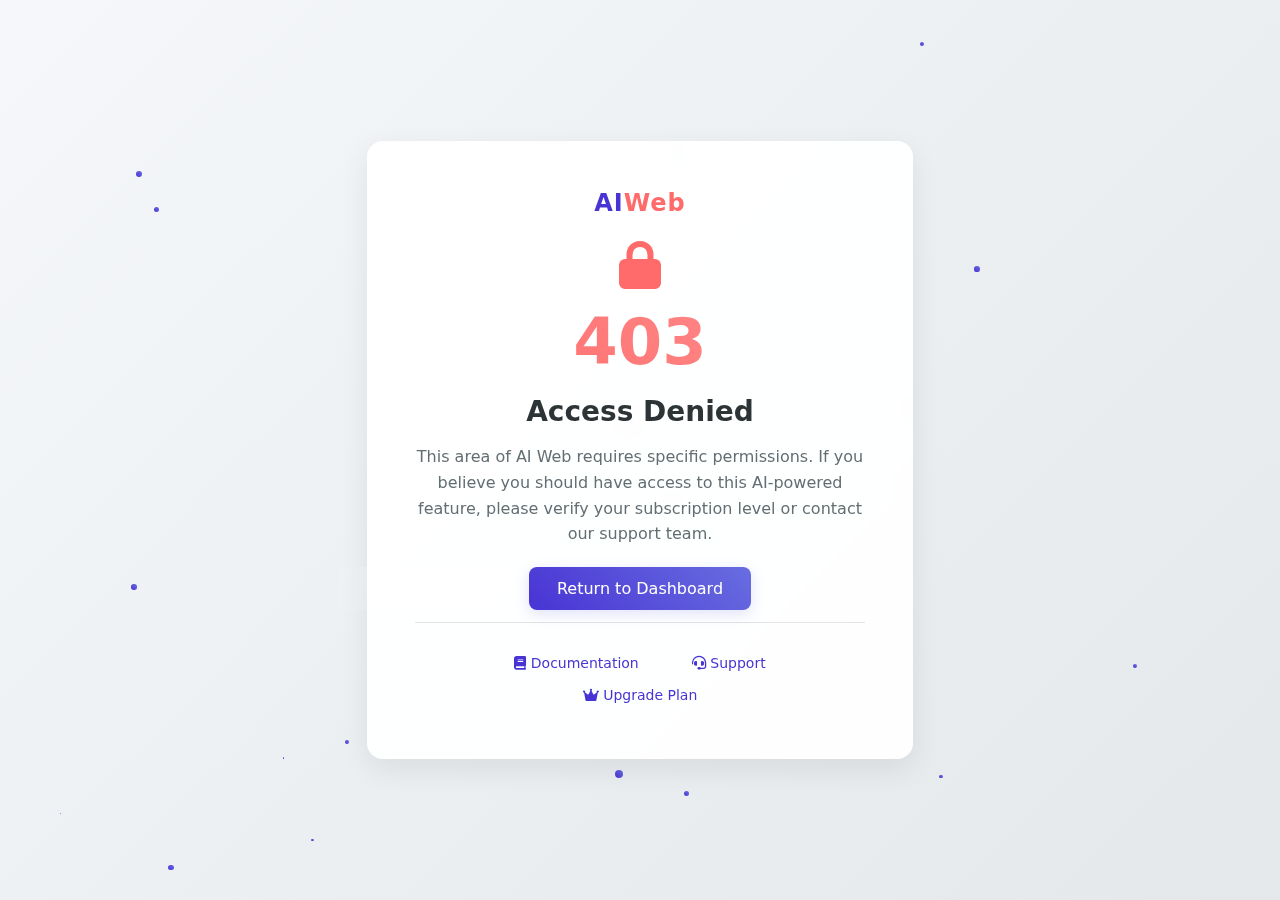
<file: templates/errors/forbidden-403.html>
<!DOCTYPE html>
<html lang="en">
<head>
    <meta charset="UTF-8">
    <meta name="viewport" content="width=device-width, initial-scale=1.0">
    <title>403 Forbidden</title>
    <link rel="stylesheet" href="https://cdnjs.cloudflare.com/ajax/libs/font-awesome/6.0.0/css/all.min.css">
    <style>
        body {
            font-family: 'Segoe UI', system-ui, -apple-system, sans-serif;
            background: linear-gradient(135deg, #f5f7fa 0%, #e4e8eb 100%);
            display: flex;
            align-items: center;
            justify-content: center;
            height: 100vh;
            margin: 0;
            overflow: hidden;
            position: relative;
        }
        .error-container {
            text-align: center;
            padding: 3rem;
            backdrop-filter: blur(8px);
            background-color: rgba(255, 255, 255, 0.95);
            border-radius: 16px;
            box-shadow: 0 10px 30px rgba(0,0,0,0.08);
            max-width: 450px;
            animation: slideUp 0.5s ease-out, floatingContainer 6s ease-in-out infinite;
        }
        .error-icon {
            font-size: 48px;
            color: #ff6b6b;
            margin-bottom: 1rem;
            animation: pulse 2s infinite, rotate 4s infinite linear;
        }
        .error-code {
            font-size: 64px;
            font-weight: 700;
            color: #2d3436;
            margin: 0;
            background: linear-gradient(45deg, #ff6b6b, #ff8e8e);
            -webkit-background-clip: text;
            -webkit-text-fill-color: transparent;
        }
        .error-message {
            font-size: 28px;
            color: #2d3436;
            margin: 1rem 0;
            font-weight: 600;
        }
        .error-description {
            color: #636e72;
            margin-bottom: 2rem;
            line-height: 1.6;
        }
        .back-button {
            background: linear-gradient(45deg, #4834d4, #686de0);
            color: white;
            padding: 12px 28px;
            border-radius: 8px;
            text-decoration: none;
            transition: all 0.3s;
            font-weight: 500;
            box-shadow: 0 4px 15px rgba(104, 109, 224, 0.2);
            position: relative;
            overflow: hidden;
        }
        .back-button:hover {
            transform: translateY(-2px);
            box-shadow: 0 6px 20px rgba(104, 109, 224, 0.3);
        }
        .back-button::after {
            content: '';
            position: absolute;
            top: 0;
            left: -100%;
            width: 100%;
            height: 100%;
            background: linear-gradient(90deg, transparent, rgba(255,255,255,0.2), transparent);
            animation: shimmer 2s infinite;
        }
        .particles {
            position: fixed;
            top: 0;
            left: 0;
            width: 100%;
            height: 100%;
            z-index: -1;
        }
        .particle {
            position: absolute;
            background: linear-gradient(45deg, #4834d4, #686de0);
            border-radius: 50%;
            animation: moveParticle 8s infinite linear;
        }
        @keyframes slideUp {
            from { transform: translateY(30px); opacity: 0; }
            to { transform: translateY(0); opacity: 1; }
        }
        @keyframes pulse {
            0% { transform: scale(1); }
            50% { transform: scale(1.1); }
            100% { transform: scale(1); }
        }
        @keyframes floatingContainer {
            0%, 100% { transform: translateY(0); }
            50% { transform: translateY(-10px); }
        }
        @keyframes rotate {
            from { transform: rotate(0deg); }
            to { transform: rotate(360deg); }
        }
        @keyframes shimmer {
            100% { left: 100%; }
        }
        @keyframes moveParticle {
            0% {
                transform: translate(0, 0);
                opacity: 0;
            }
            50% {
                opacity: 0.5;
            }
            100% {
                transform: translate(var(--move-x), var(--move-y));
                opacity: 0;
            }
        }
        .logo {
            margin-bottom: 1.5rem;
            font-size: 24px;
            font-weight: 700;
            color: #4834d4;
            letter-spacing: 1px;
        }
        
        .logo span {
            color: #ff6b6b;
        }
        
        .support-links {
            margin-top: 1.5rem;
            padding-top: 1.5rem;
            border-top: 1px solid rgba(0,0,0,0.1);
        }
        
        .support-button {
            display: inline-block;
            padding: 8px 16px;
            margin: 0 8px;
            color: #4834d4;
            text-decoration: none;
            font-size: 14px;
            transition: all 0.3s;
        }
        
        .support-button:hover {
            color: #ff6b6b;
            transform: translateY(-1px);
        }
    </style>
</head>
<body>
    <div class="particles"></div>
    <div class="error-container">
        <div class="logo">AI<span>Web</span></div>
        <i class="fas fa-lock error-icon"></i>
        <h1 class="error-code">403</h1>
        <h2 class="error-message">Access Denied</h2>
        <p class="error-description">This area of AI Web requires specific permissions. If you believe you should have access to this AI-powered feature, please verify your subscription level or contact our support team.</p>
        <a href="/" class="back-button">Return to Dashboard</a>
        <div class="support-links">
            <a href="/docs" class="support-button"><i class="fas fa-book"></i> Documentation</a>
            <a href="/support" class="support-button"><i class="fas fa-headset"></i> Support</a>
            <a href="/pricing" class="support-button"><i class="fas fa-crown"></i> Upgrade Plan</a>
        </div>
    </div>
    <script>
        // Add particle effect
        const particlesContainer = document.querySelector('.particles');
        for(let i = 0; i < 20; i++) {
            const particle = document.createElement('div');
            particle.classList.add('particle');
            particle.style.width = Math.random() * 10 + 'px';
            particle.style.height = particle.style.width;
            particle.style.left = Math.random() * 100 + 'vw';
            particle.style.top = Math.random() * 100 + 'vh';
            particle.style.setProperty('--move-x', (Math.random() * 200 - 100) + 'px');
            particle.style.setProperty('--move-y', (Math.random() * 200 - 100) + 'px');
            particle.style.animationDelay = Math.random() * 5 + 's';
            particlesContainer.appendChild(particle);
        }
    </script>
</body>
</html>
</file>
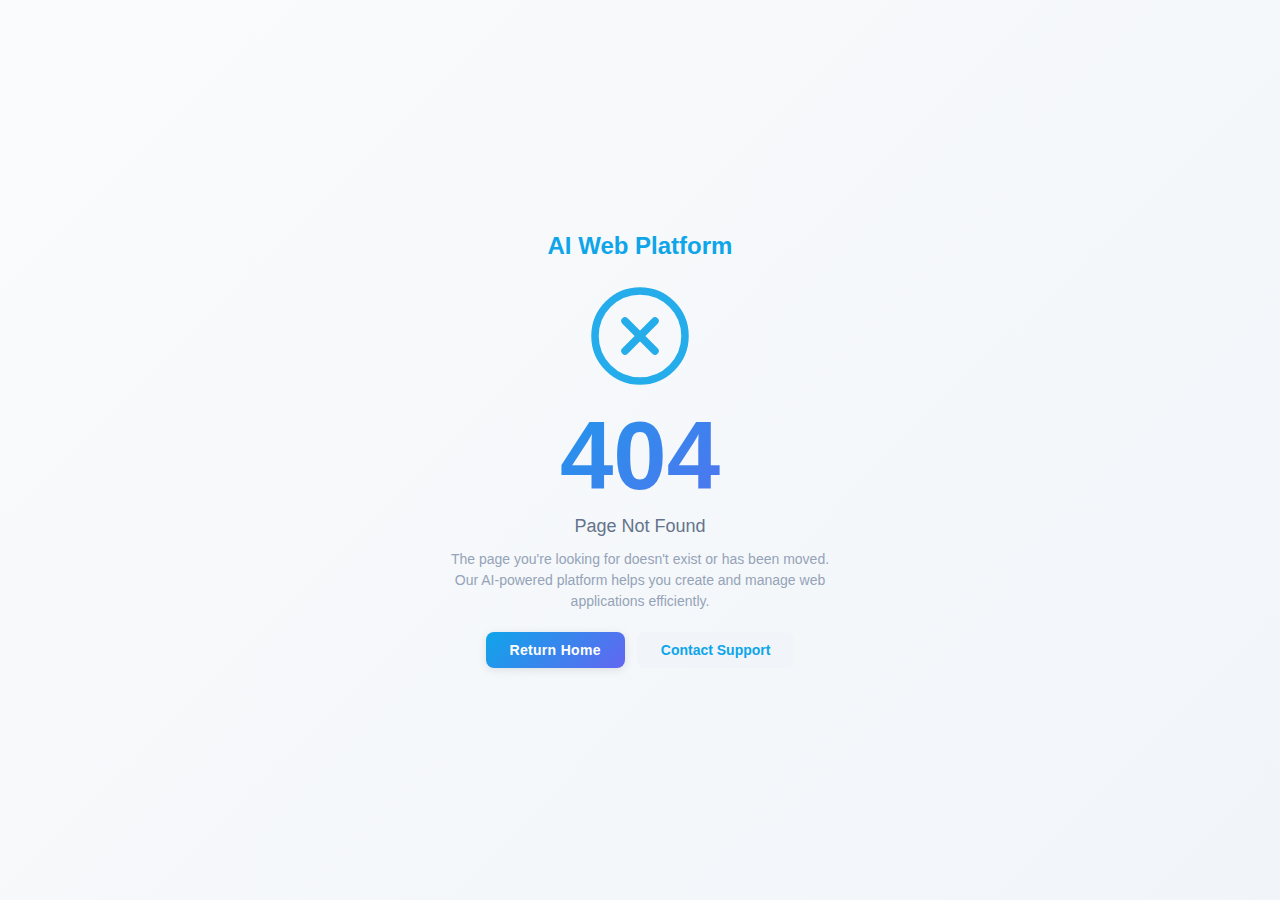
<file: templates/errors/notfound-404.html>
<!DOCTYPE html>
<html lang="en">
<head>
    <meta charset="UTF-8">
    <meta name="viewport" content="width=device-width, initial-scale=1.0">
    <title>404 - Page Not Found</title>
    <style>
        body {
            margin: 0;
            padding: 0;
            font-family: 'Poppins', sans-serif;
            background: linear-gradient(135deg, #fafbfc 0%, #f1f5f9 100%);
            min-height: 100vh;
            display: flex;
            align-items: center;
            justify-content: center;
            color: #1e293b;
        }

        .error-container {
            text-align: center;
            padding: 1.5rem;
            max-width: 400px;
            animation: fadeIn 0.6s ease-out;
        }

        .error-code {
            font-size: 96px;
            font-weight: 700;
            background: linear-gradient(135deg, #0ea5e9, #6366f1);
            -webkit-background-clip: text;
            -webkit-text-fill-color: transparent;
            margin: 0;
            line-height: 1;
        }

        .error-message {
            font-size: 18px;
            color: #64748b;
            margin: 12px 0;
            font-weight: 500;
            animation: wave 2s ease-in-out infinite;
        }

        .home-button {
            display: inline-block;
            padding: 10px 24px;
            background: linear-gradient(135deg, #0ea5e9, #6366f1);
            color: white;
            text-decoration: none;
            border-radius: 8px;
            font-size: 14px;
            font-weight: 600;
            letter-spacing: 0.3px;
            transition: all 0.2s ease;
            box-shadow: 0 2px 10px rgba(0,0,0,0.1);
            animation: pulse 2s ease-in-out infinite;
        }

        .home-button:hover {
            transform: translateY(-2px);
            box-shadow: 0 4px 12px rgba(0,0,0,0.15);
        }

        .error-illustration {
            width: 120px;
            height: 120px;
            margin: 8px auto;
            opacity: 0.9;
            animation: rotate 8s linear infinite;
        }

        @keyframes pulse {
            0%, 100% {
                transform: scale(1);
            }
            50% {
                transform: scale(1.05);
            }
        }

        @media (max-width: 768px) {
            .error-code {
                font-size: 72px;
            }
            .error-message {
                font-size: 16px;
                margin: 10px 0;
            }
            .error-illustration {
                width: 100px;
                height: 100px;
            }
            .home-button {
                padding: 8px 20px;
                font-size: 13px;
            }
        }

        .brand-name {
            font-size: 24px;
            font-weight: 600;
            color: #0ea5e9;
            margin-bottom: 8px;
            animation: float 3s ease-in-out infinite;
        }

        .error-details {
            font-size: 14px;
            color: #94a3b8;
            margin: 8px 0 16px;
            line-height: 1.5;
        }

        .action-container {
            display: flex;
            gap: 12px;
            justify-content: center;
            margin-top: 20px;
        }

        .secondary-button {
            display: inline-block;
            padding: 10px 24px;
            background: #f1f5f9;
            color: #0ea5e9;
            text-decoration: none;
            border-radius: 8px;
            font-size: 14px;
            font-weight: 600;
            transition: all 0.2s ease;
            animation: pulse 2s ease-in-out infinite;
        }

        .secondary-button:hover {
            background: #e2e8f0;
            transform: translateY(-2px);
        }

        @keyframes fadeIn {
            from {
                opacity: 0;
                transform: translateY(-20px);
            }
            to {
                opacity: 1;
                transform: translateY(0);
            }
        }

        @keyframes float {
            0%, 100% {
                transform: translateY(0);
            }
            50% {
                transform: translateY(-10px);
            }
        }

        @keyframes wave {
            0%, 100% {
                transform: skewX(0deg);
            }
            50% {
                transform: skewX(-3deg);
            }
        }

        @keyframes rotate {
            from {
                transform: rotate(0deg);
            }
            to {
                transform: rotate(360deg);
            }
        }

        @keyframes pulse {
            0%, 100% {
                transform: scale(1);
                opacity: 1;
            }
            50% {
                transform: scale(1.05);
                opacity: 0.9;
            }
        }

        /* Disable animations on reduced motion preference */
        @media (prefers-reduced-motion: reduce) {
            .error-container, .brand-name, .error-message, 
            .home-button, .secondary-button, .error-illustration {
                animation: none;
            }
        }
    </style>
</head>
<body>
    <div class="error-container">
        <div class="brand-name">AI Web Platform</div>
        <svg class="error-illustration" viewBox="0 0 24 24" fill="none" xmlns="http://www.w3.org/2000/svg">
            <path d="M12 21C16.9706 21 21 16.9706 21 12C21 7.02944 16.9706 3 12 3C7.02944 3 3 7.02944 3 12C3 16.9706 7.02944 21 12 21Z" stroke="url(#gradient)" stroke-width="1.5"/>
            <path d="M9 9L15 15M15 9L9 15" stroke="url(#gradient)" stroke-width="1.5" stroke-linecap="round"/>
            <defs>
                <linearGradient id="gradient" x1="3" y1="3" x2="21" y2="21">
                    <stop offset="0%" stop-color="#0ea5e9"/>
                    <stop offset="100%" stop-color="#6366f1"/>
                </linearGradient>
            </defs>
        </svg>
        <h1 class="error-code">404</h1>
        <p class="error-message">Page Not Found</p>
        <p class="error-details">The page you're looking for doesn't exist or has been moved. Our AI-powered platform helps you create and manage web applications efficiently.</p>
        <div class="action-container">
            <a href="/" class="home-button">Return Home</a>
            <a href="/contact" class="secondary-button">Contact Support</a>
        </div>
    </div>
</body>
</html>
</file>
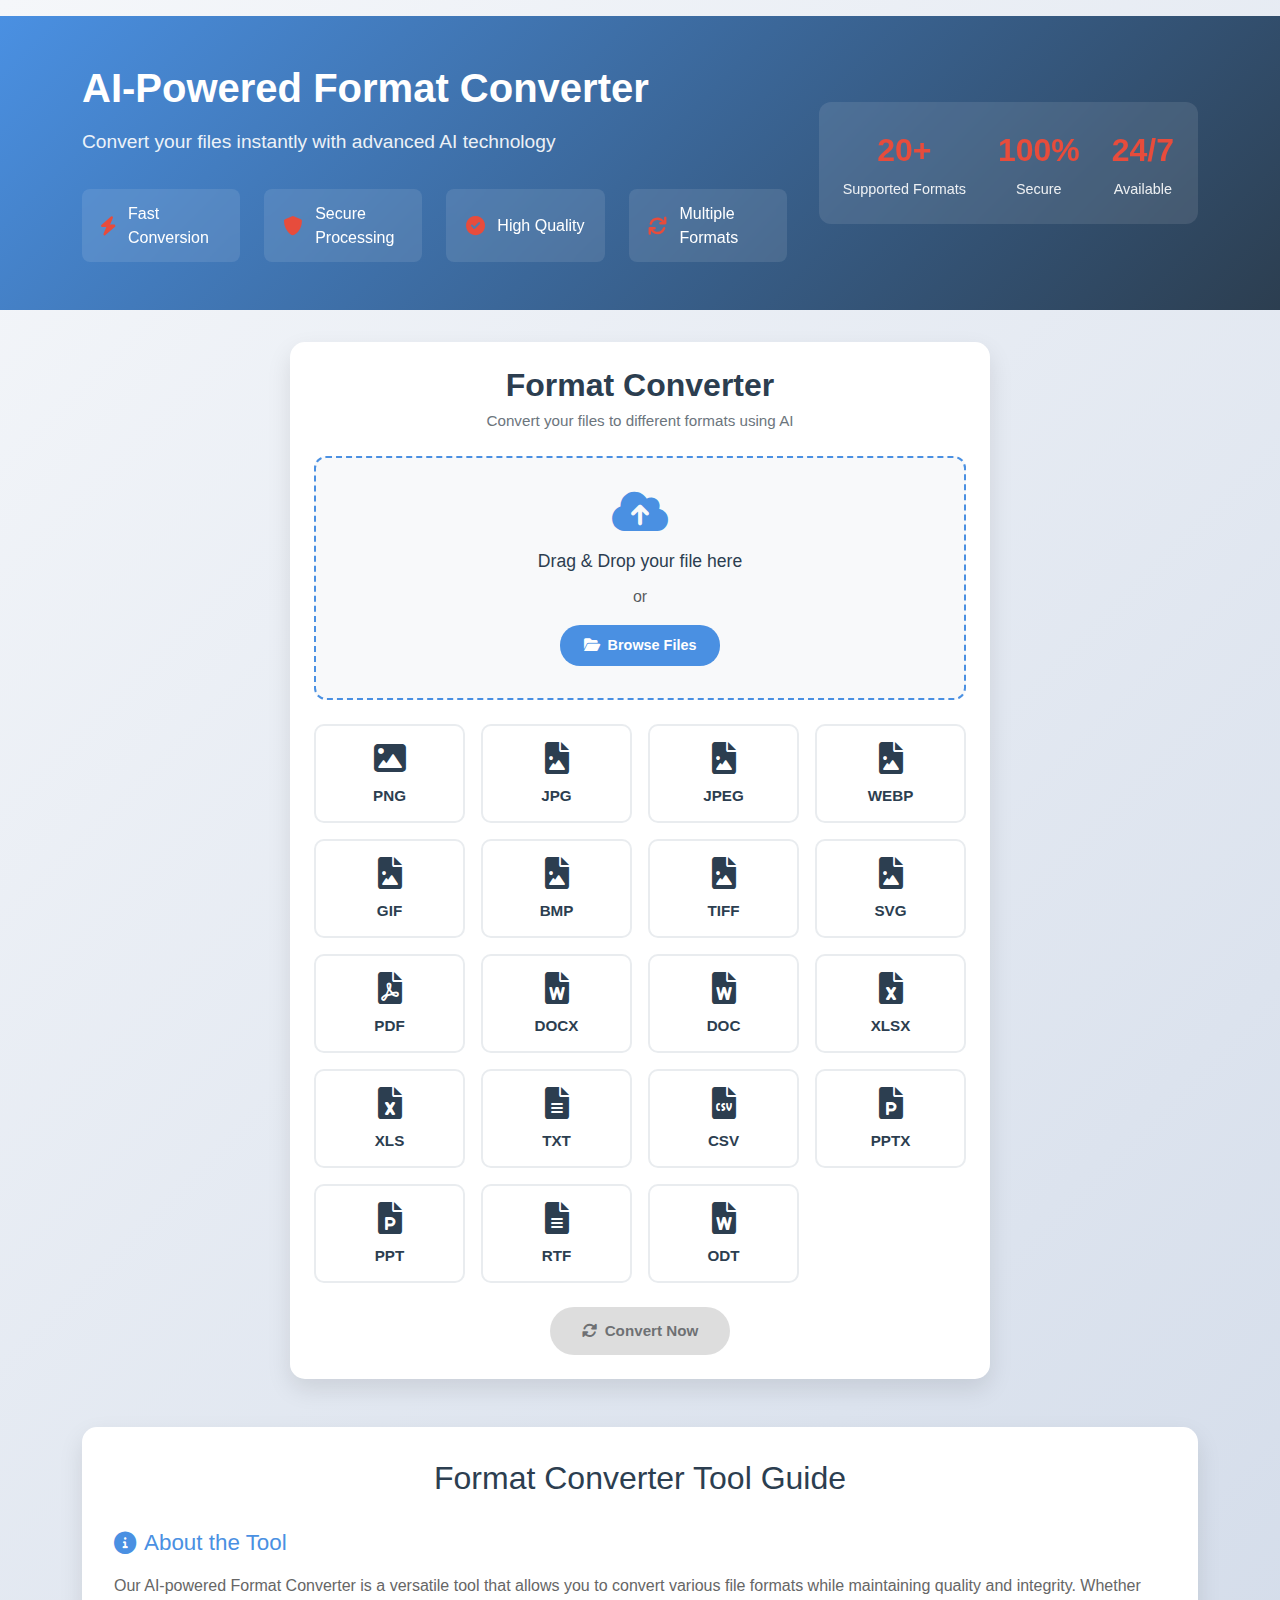
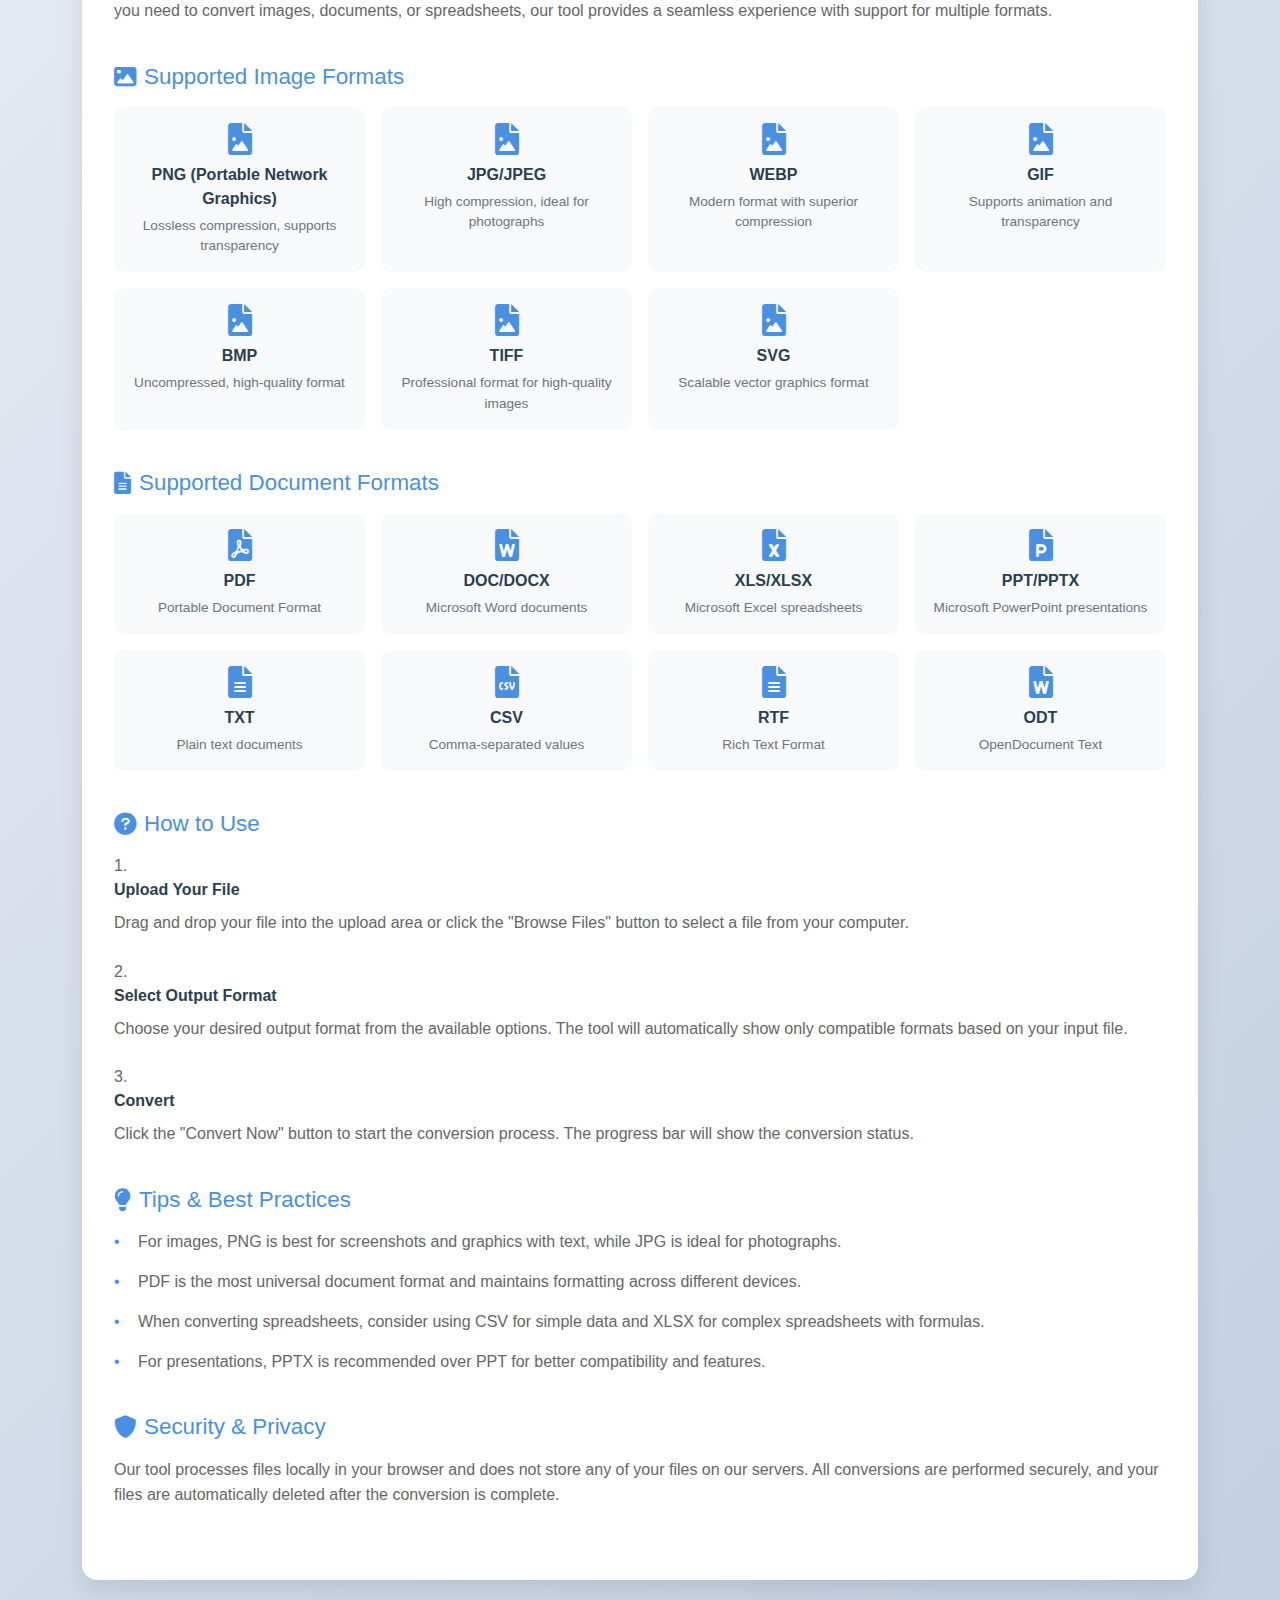
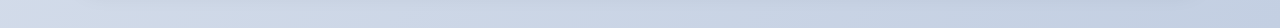
<file: templates/tools/formate-convert.html>
<!DOCTYPE html>
<html lang="en">
<head>
    <meta charset="UTF-8">
    <meta name="viewport" content="width=device-width, initial-scale=1.0">
    <title>Format Converter - AI Tool</title>
    <link href="https://cdn.jsdelivr.net/npm/bootstrap@5.3.0/dist/css/bootstrap.min.css" rel="stylesheet">
    <link rel="stylesheet" href="https://cdnjs.cloudflare.com/ajax/libs/font-awesome/6.0.0/css/all.min.css">
    <style>
        :root {
            --primary-color: #4a90e2;
            --secondary-color: #2c3e50;
            --accent-color: #e74c3c;
        }

        body {
            font-family: 'Segoe UI', Tahoma, Geneva, Verdana, sans-serif;
            background: linear-gradient(135deg, #f5f7fa 0%, #c3cfe2 100%);
            min-height: 100vh;
            padding: 1rem 0;
        }

        .converter-container {
            max-width: 700px;
            margin: 0 auto;
            padding: 1.5rem;
            background: white;
            border-radius: 15px;
            box-shadow: 0 10px 25px rgba(0,0,0,0.1);
            transition: all 0.3s ease;
        }

        .converter-container:hover {
            transform: translateY(-3px);
            box-shadow: 0 15px 30px rgba(0,0,0,0.15);
        }

        .page-title {
            color: var(--secondary-color);
            font-weight: 700;
            margin-bottom: 0.3rem;
            font-size: 2rem;
        }

        .page-subtitle {
            color: #6c757d;
            font-size: 0.95rem;
            margin-bottom: 1.5rem;
        }

        .upload-area {
            border: 2px dashed var(--primary-color);
            border-radius: 12px;
            padding: 2rem 1.5rem;
            text-align: center;
            cursor: pointer;
            transition: all 0.3s ease;
            background: #f8f9fa;
            position: relative;
            overflow: hidden;
        }

        .upload-area:hover {
            background: #e9ecef;
            border-color: var(--accent-color);
        }

        .upload-area::before {
            content: '';
            position: absolute;
            top: 0;
            left: 0;
            width: 100%;
            height: 100%;
            background: linear-gradient(45deg, transparent, rgba(74, 144, 226, 0.1), transparent);
            transform: translateX(-100%);
            transition: transform 0.6s;
        }

        .upload-area:hover::before {
            transform: translateX(100%);
        }

        .upload-icon {
            font-size: 2.8rem;
            color: var(--primary-color);
            margin-bottom: 1rem;
            animation: bounce 2s infinite;
        }

        .upload-text {
            font-size: 1.1rem;
            color: var(--secondary-color);
            margin-bottom: 0.8rem;
        }

        .browse-btn {
            background: var(--primary-color);
            color: white;
            border: none;
            padding: 0.6rem 1.5rem;
            border-radius: 20px;
            font-weight: 600;
            transition: all 0.3s ease;
            cursor: pointer;
            font-size: 0.9rem;
        }

        .browse-btn:hover {
            background: var(--accent-color);
            transform: translateY(-2px);
        }

        .format-options {
            display: grid;
            grid-template-columns: repeat(auto-fit, minmax(120px, 1fr));
            gap: 1rem;
            margin-top: 1.5rem;
        }

        .format-card {
            background: white;
            border: 2px solid #e9ecef;
            border-radius: 10px;
            padding: 1rem;
            text-align: center;
            cursor: pointer;
            transition: all 0.3s ease;
            position: relative;
            overflow: hidden;
        }

        .format-card::before {
            content: '';
            position: absolute;
            top: 0;
            left: 0;
            width: 100%;
            height: 100%;
            background: linear-gradient(45deg, transparent, rgba(74, 144, 226, 0.1), transparent);
            transform: translateX(-100%);
            transition: transform 0.6s;
        }

        .format-card:hover::before {
            transform: translateX(100%);
        }

        .format-card:hover {
            transform: translateY(-3px);
            box-shadow: 0 8px 15px rgba(0,0,0,0.1);
            border-color: var(--primary-color);
        }

        .format-card.selected {
            border-color: var(--primary-color);
            background: #f8f9fa;
        }

        .format-icon {
            font-size: 2rem;
            margin-bottom: 0.8rem;
            color: var(--secondary-color);
            transition: all 0.3s ease;
        }

        .format-card:hover .format-icon {
            transform: scale(1.1);
            color: var(--primary-color);
        }

        .format-name {
            font-size: 0.95rem;
            font-weight: 600;
            color: var(--secondary-color);
            margin: 0;
        }

        .btn-convert {
            background: var(--primary-color);
            color: white;
            border: none;
            padding: 0.8rem 2rem;
            border-radius: 25px;
            font-weight: 600;
            font-size: 0.95rem;
            transition: all 0.3s ease;
            margin-top: 1.5rem;
            box-shadow: 0 4px 12px rgba(74, 144, 226, 0.3);
        }

        .btn-convert:hover {
            background: var(--accent-color);
            transform: translateY(-2px);
            box-shadow: 0 6px 15px rgba(231, 76, 60, 0.3);
        }

        .btn-convert:disabled {
            background: #ccc;
            cursor: not-allowed;
            transform: none;
            box-shadow: none;
        }

        @keyframes bounce {
            0%, 20%, 50%, 80%, 100% {
                transform: translateY(0);
            }
            40% {
                transform: translateY(-15px);
            }
            60% {
                transform: translateY(-8px);
            }
        }

        .progress {
            height: 6px;
            border-radius: 3px;
            margin-top: 1rem;
            background: #e9ecef;
        }

        .progress-bar {
            background: linear-gradient(45deg, var(--primary-color), var(--accent-color));
        }

        .file-preview {
            max-width: 200px;
            max-height: 200px;
            margin: 1rem auto;
            border-radius: 10px;
            box-shadow: 0 4px 12px rgba(0,0,0,0.1);
            transition: all 0.3s ease;
        }

        .file-preview:hover {
            transform: scale(1.02);
        }

        .file-info {
            background: #f8f9fa;
            padding: 0.8rem;
            border-radius: 8px;
            margin-top: 0.8rem;
            text-align: left;
        }

        .file-name {
            font-weight: 600;
            color: var(--secondary-color);
            margin-bottom: 0.3rem;
            font-size: 0.9rem;
        }

        .file-size {
            color: #6c757d;
            font-size: 0.85rem;
        }

        .article-container {
            background: white;
            border-radius: 15px;
            padding: 2rem;
            box-shadow: 0 10px 25px rgba(0,0,0,0.1);
            margin-bottom: 2rem;
        }

        .article-title {
            color: var(--secondary-color);
            font-size: 2rem;
            margin-bottom: 2rem;
            text-align: center;
        }

        .article-section {
            margin-bottom: 2.5rem;
        }

        .article-section h3 {
            color: var(--primary-color);
            font-size: 1.4rem;
            margin-bottom: 1rem;
            display: flex;
            align-items: center;
        }

        .article-section p {
            color: #666;
            line-height: 1.6;
            margin-bottom: 1rem;
        }

        .format-grid {
            display: grid;
            grid-template-columns: repeat(auto-fit, minmax(250px, 1fr));
            gap: 1rem;
            margin-top: 1rem;
        }

        .format-item {
            background: #f8f9fa;
            padding: 1rem;
            border-radius: 10px;
            display: flex;
            flex-direction: column;
            align-items: center;
            text-align: center;
            transition: all 0.3s ease;
        }

        .format-item:hover {
            transform: translateY(-3px);
            box-shadow: 0 5px 15px rgba(0,0,0,0.1);
        }

        .format-item i {
            font-size: 2rem;
            color: var(--primary-color);
            margin-bottom: 0.5rem;
        }

        .format-item span {
            font-weight: 600;
            color: var(--secondary-color);
            margin-bottom: 0.3rem;
        }

        .format-item small {
            color: #6c757d;
            font-size: 0.85rem;
        }

        .usage-steps {
            list-style-position: inside;
            padding-left: 0;
        }

        .usage-steps li {
            margin-bottom: 1.5rem;
            color: #666;
        }

        .usage-steps strong {
            color: var(--secondary-color);
            display: block;
            margin-bottom: 0.5rem;
        }

        .tips-list {
            list-style: none;
            padding-left: 0;
        }

        .tips-list li {
            color: #666;
            margin-bottom: 1rem;
            padding-left: 1.5rem;
            position: relative;
        }

        .tips-list li:before {
            content: "•";
            color: var(--primary-color);
            position: absolute;
            left: 0;
        }

        .header-section {
            background: linear-gradient(135deg, var(--primary-color) 0%, var(--secondary-color) 100%);
            padding: 3rem 0;
            margin-bottom: 2rem;
            color: white;
        }

        .header-content {
            display: flex;
            justify-content: space-between;
            align-items: center;
            gap: 2rem;
        }

        .header-text {
            flex: 1;
        }

        .main-title {
            font-size: 2.5rem;
            font-weight: 700;
            margin-bottom: 1rem;
            color: white;
        }

        .main-subtitle {
            font-size: 1.2rem;
            margin-bottom: 2rem;
            opacity: 0.9;
        }

        .feature-grid {
            display: grid;
            grid-template-columns: repeat(auto-fit, minmax(150px, 1fr));
            gap: 1.5rem;
        }

        .feature-item {
            display: flex;
            align-items: center;
            gap: 0.8rem;
            background: rgba(255, 255, 255, 0.1);
            padding: 0.8rem 1.2rem;
            border-radius: 8px;
            backdrop-filter: blur(5px);
            transition: all 0.3s ease;
        }

        .feature-item:hover {
            background: rgba(255, 255, 255, 0.2);
            transform: translateY(-2px);
        }

        .feature-item i {
            font-size: 1.2rem;
            color: var(--accent-color);
        }

        .feature-item span {
            font-weight: 500;
        }

        .header-stats {
            display: flex;
            gap: 2rem;
            background: rgba(255, 255, 255, 0.1);
            padding: 1.5rem;
            border-radius: 12px;
            backdrop-filter: blur(5px);
        }

        .stat-item {
            display: flex;
            flex-direction: column;
            align-items: center;
            text-align: center;
        }

        .stat-number {
            font-size: 2rem;
            font-weight: 700;
            color: var(--accent-color);
            margin-bottom: 0.3rem;
        }

        .stat-label {
            font-size: 0.9rem;
            opacity: 0.9;
        }

        @media (max-width: 768px) {
            .header-content {
                flex-direction: column;
                text-align: center;
            }

            .feature-grid {
                grid-template-columns: repeat(2, 1fr);
            }

            .header-stats {
                width: 100%;
                justify-content: space-around;
            }
        }

        @media (max-width: 480px) {
            .feature-grid {
                grid-template-columns: 1fr;
            }

            .header-stats {
                flex-direction: column;
                gap: 1rem;
            }
        }
    </style>
</head>
<body>
    <!-- Header Section -->
    <div class="header-section">
        <div class="container">
            <div class="header-content">
                <div class="header-text">
                    <h1 class="main-title">AI-Powered Format Converter</h1>
                    <p class="main-subtitle">Convert your files instantly with advanced AI technology</p>
                    <div class="feature-grid">
                        <div class="feature-item">
                            <i class="fas fa-bolt"></i>
                            <span>Fast Conversion</span>
                        </div>
                        <div class="feature-item">
                            <i class="fas fa-shield-alt"></i>
                            <span>Secure Processing</span>
                        </div>
                        <div class="feature-item">
                            <i class="fas fa-check-circle"></i>
                            <span>High Quality</span>
                        </div>
                        <div class="feature-item">
                            <i class="fas fa-sync"></i>
                            <span>Multiple Formats</span>
                        </div>
                    </div>
                </div>
                <div class="header-stats">
                    <div class="stat-item">
                        <span class="stat-number">20+</span>
                        <span class="stat-label">Supported Formats</span>
                    </div>
                    <div class="stat-item">
                        <span class="stat-number">100%</span>
                        <span class="stat-label">Secure</span>
                    </div>
                    <div class="stat-item">
                        <span class="stat-number">24/7</span>
                        <span class="stat-label">Available</span>
                    </div>
                </div>
            </div>
        </div>
    </div>

    <div class="container">
        <div class="converter-container">
            <h1 class="text-center page-title">Format Converter</h1>
            <p class="text-center page-subtitle">Convert your files to different formats using AI</p>
            
            <div class="upload-area" id="dropZone">
                <i class="fas fa-cloud-upload-alt upload-icon"></i>
                <h3 class="upload-text">Drag & Drop your file here</h3>
                <p class="text-muted mb-3">or</p>
                <button class="browse-btn" onclick="document.getElementById('fileInput').click()">
                    <i class="fas fa-folder-open me-2"></i>Browse Files
                </button>
                <input type="file" id="fileInput" class="d-none" accept="image/*,.pdf,.doc,.docx,.xls,.xlsx,.txt,.csv">
            </div>

            <div class="text-center mt-4">
                <img id="filePreview" class="file-preview d-none" alt="File Preview">
                <div id="fileInfo" class="file-info d-none">
                    <div class="file-name" id="fileName"></div>
                    <div class="file-size" id="fileSize"></div>
                    <div class="file-type" id="fileType"></div>
                </div>
            </div>

            <div class="format-options">
                <!-- Image Formats -->
                <div class="format-card" data-format="png" data-type="image">
                    <i class="fas fa-image format-icon"></i>
                    <h5 class="format-name">PNG</h5>
                </div>
                <div class="format-card" data-format="jpg" data-type="image">
                    <i class="fas fa-file-image format-icon"></i>
                    <h5 class="format-name">JPG</h5>
                </div>
                <div class="format-card" data-format="jpeg" data-type="image">
                    <i class="fas fa-file-image format-icon"></i>
                    <h5 class="format-name">JPEG</h5>
                </div>
                <div class="format-card" data-format="webp" data-type="image">
                    <i class="fas fa-file-image format-icon"></i>
                    <h5 class="format-name">WEBP</h5>
                </div>
                <div class="format-card" data-format="gif" data-type="image">
                    <i class="fas fa-file-image format-icon"></i>
                    <h5 class="format-name">GIF</h5>
                </div>
                <div class="format-card" data-format="bmp" data-type="image">
                    <i class="fas fa-file-image format-icon"></i>
                    <h5 class="format-name">BMP</h5>
                </div>
                <div class="format-card" data-format="tiff" data-type="image">
                    <i class="fas fa-file-image format-icon"></i>
                    <h5 class="format-name">TIFF</h5>
                </div>
                <div class="format-card" data-format="svg" data-type="image">
                    <i class="fas fa-file-image format-icon"></i>
                    <h5 class="format-name">SVG</h5>
                </div>

                <!-- Document Formats -->
                <div class="format-card" data-format="pdf" data-type="document">
                    <i class="fas fa-file-pdf format-icon"></i>
                    <h5 class="format-name">PDF</h5>
                </div>
                <div class="format-card" data-format="docx" data-type="document">
                    <i class="fas fa-file-word format-icon"></i>
                    <h5 class="format-name">DOCX</h5>
                </div>
                <div class="format-card" data-format="doc" data-type="document">
                    <i class="fas fa-file-word format-icon"></i>
                    <h5 class="format-name">DOC</h5>
                </div>
                <div class="format-card" data-format="xlsx" data-type="document">
                    <i class="fas fa-file-excel format-icon"></i>
                    <h5 class="format-name">XLSX</h5>
                </div>
                <div class="format-card" data-format="xls" data-type="document">
                    <i class="fas fa-file-excel format-icon"></i>
                    <h5 class="format-name">XLS</h5>
                </div>
                <div class="format-card" data-format="txt" data-type="document">
                    <i class="fas fa-file-alt format-icon"></i>
                    <h5 class="format-name">TXT</h5>
                </div>
                <div class="format-card" data-format="csv" data-type="document">
                    <i class="fas fa-file-csv format-icon"></i>
                    <h5 class="format-name">CSV</h5>
                </div>
                <div class="format-card" data-format="pptx" data-type="document">
                    <i class="fas fa-file-powerpoint format-icon"></i>
                    <h5 class="format-name">PPTX</h5>
                </div>
                <div class="format-card" data-format="ppt" data-type="document">
                    <i class="fas fa-file-powerpoint format-icon"></i>
                    <h5 class="format-name">PPT</h5>
                </div>
                <div class="format-card" data-format="rtf" data-type="document">
                    <i class="fas fa-file-alt format-icon"></i>
                    <h5 class="format-name">RTF</h5>
                </div>
                <div class="format-card" data-format="odt" data-type="document">
                    <i class="fas fa-file-word format-icon"></i>
                    <h5 class="format-name">ODT</h5>
                </div>
            </div>

            <div class="progress d-none">
                <div class="progress-bar progress-bar-striped progress-bar-animated" role="progressbar" style="width: 0%"></div>
            </div>

            <div class="text-center">
                <button class="btn btn-convert" disabled>
                    <i class="fas fa-sync-alt me-2"></i>Convert Now
                </button>
            </div>
        </div>
    </div>

    <!-- Article Section -->
    <div class="container mt-5">
        <div class="article-container">
            <h2 class="article-title">Format Converter Tool Guide</h2>
            
            <div class="article-section">
                <h3><i class="fas fa-info-circle me-2"></i>About the Tool</h3>
                <p>Our AI-powered Format Converter is a versatile tool that allows you to convert various file formats while maintaining quality and integrity. Whether you need to convert images, documents, or spreadsheets, our tool provides a seamless experience with support for multiple formats.</p>
            </div>

            <div class="article-section">
                <h3><i class="fas fa-image me-2"></i>Supported Image Formats</h3>
                <div class="format-grid">
                    <div class="format-item">
                        <i class="fas fa-file-image"></i>
                        <span>PNG (Portable Network Graphics)</span>
                        <small>Lossless compression, supports transparency</small>
                    </div>
                    <div class="format-item">
                        <i class="fas fa-file-image"></i>
                        <span>JPG/JPEG</span>
                        <small>High compression, ideal for photographs</small>
                    </div>
                    <div class="format-item">
                        <i class="fas fa-file-image"></i>
                        <span>WEBP</span>
                        <small>Modern format with superior compression</small>
                    </div>
                    <div class="format-item">
                        <i class="fas fa-file-image"></i>
                        <span>GIF</span>
                        <small>Supports animation and transparency</small>
                    </div>
                    <div class="format-item">
                        <i class="fas fa-file-image"></i>
                        <span>BMP</span>
                        <small>Uncompressed, high-quality format</small>
                    </div>
                    <div class="format-item">
                        <i class="fas fa-file-image"></i>
                        <span>TIFF</span>
                        <small>Professional format for high-quality images</small>
                    </div>
                    <div class="format-item">
                        <i class="fas fa-file-image"></i>
                        <span>SVG</span>
                        <small>Scalable vector graphics format</small>
                    </div>
                </div>
            </div>

            <div class="article-section">
                <h3><i class="fas fa-file-alt me-2"></i>Supported Document Formats</h3>
                <div class="format-grid">
                    <div class="format-item">
                        <i class="fas fa-file-pdf"></i>
                        <span>PDF</span>
                        <small>Portable Document Format</small>
                    </div>
                    <div class="format-item">
                        <i class="fas fa-file-word"></i>
                        <span>DOC/DOCX</span>
                        <small>Microsoft Word documents</small>
                    </div>
                    <div class="format-item">
                        <i class="fas fa-file-excel"></i>
                        <span>XLS/XLSX</span>
                        <small>Microsoft Excel spreadsheets</small>
                    </div>
                    <div class="format-item">
                        <i class="fas fa-file-powerpoint"></i>
                        <span>PPT/PPTX</span>
                        <small>Microsoft PowerPoint presentations</small>
                    </div>
                    <div class="format-item">
                        <i class="fas fa-file-alt"></i>
                        <span>TXT</span>
                        <small>Plain text documents</small>
                    </div>
                    <div class="format-item">
                        <i class="fas fa-file-csv"></i>
                        <span>CSV</span>
                        <small>Comma-separated values</small>
                    </div>
                    <div class="format-item">
                        <i class="fas fa-file-alt"></i>
                        <span>RTF</span>
                        <small>Rich Text Format</small>
                    </div>
                    <div class="format-item">
                        <i class="fas fa-file-word"></i>
                        <span>ODT</span>
                        <small>OpenDocument Text</small>
                    </div>
                </div>
            </div>

            <div class="article-section">
                <h3><i class="fas fa-question-circle me-2"></i>How to Use</h3>
                <ol class="usage-steps">
                    <li>
                        <strong>Upload Your File</strong>
                        <p>Drag and drop your file into the upload area or click the "Browse Files" button to select a file from your computer.</p>
                    </li>
                    <li>
                        <strong>Select Output Format</strong>
                        <p>Choose your desired output format from the available options. The tool will automatically show only compatible formats based on your input file.</p>
                    </li>
                    <li>
                        <strong>Convert</strong>
                        <p>Click the "Convert Now" button to start the conversion process. The progress bar will show the conversion status.</p>
                    </li>
                </ol>
            </div>

            <div class="article-section">
                <h3><i class="fas fa-lightbulb me-2"></i>Tips & Best Practices</h3>
                <ul class="tips-list">
                    <li>For images, PNG is best for screenshots and graphics with text, while JPG is ideal for photographs.</li>
                    <li>PDF is the most universal document format and maintains formatting across different devices.</li>
                    <li>When converting spreadsheets, consider using CSV for simple data and XLSX for complex spreadsheets with formulas.</li>
                    <li>For presentations, PPTX is recommended over PPT for better compatibility and features.</li>
                </ul>
            </div>

            <div class="article-section">
                <h3><i class="fas fa-shield-alt me-2"></i>Security & Privacy</h3>
                <p>Our tool processes files locally in your browser and does not store any of your files on our servers. All conversions are performed securely, and your files are automatically deleted after the conversion is complete.</p>
            </div>
        </div>
    </div>

    <script src="https://cdn.jsdelivr.net/npm/bootstrap@5.3.0/dist/js/bootstrap.bundle.min.js"></script>
    <script>
        // File upload handling
        const dropZone = document.getElementById('dropZone');
        const fileInput = document.getElementById('fileInput');
        const filePreview = document.getElementById('filePreview');
        const fileInfo = document.getElementById('fileInfo');
        const fileName = document.getElementById('fileName');
        const fileSize = document.getElementById('fileSize');
        const fileType = document.getElementById('fileType');
        const progressBar = document.querySelector('.progress');
        const progressBarInner = document.querySelector('.progress-bar');
        const convertButton = document.querySelector('.btn-convert');
        const formatCards = document.querySelectorAll('.format-card');
        let selectedFormat = null;
        let currentFile = null;

        // File type categories with extended MIME types
        const fileCategories = {
            'image': [
                'image/jpeg',
                'image/png',
                'image/gif',
                'image/bmp',
                'image/webp',
                'image/tiff',
                'image/svg+xml',
                'image/x-icon',
                'image/vnd.adobe.photoshop'
            ],
            'document': [
                'application/pdf',
                'application/msword',
                'application/vnd.openxmlformats-officedocument.wordprocessingml.document',
                'application/vnd.ms-excel',
                'application/vnd.openxmlformats-officedocument.spreadsheetml.sheet',
                'text/plain',
                'text/csv',
                'application/vnd.ms-powerpoint',
                'application/vnd.openxmlformats-officedocument.presentationml.presentation',
                'application/rtf',
                'application/vnd.oasis.opendocument.text',
                'application/vnd.ms-excel.sheet.binary.macroEnabled.12',
                'application/vnd.ms-excel.sheet.macroEnabled.12',
                'application/vnd.ms-powerpoint.presentation.macroEnabled.12'
            ]
        };

        // Handle drag and drop
        dropZone.addEventListener('dragover', (e) => {
            e.preventDefault();
            dropZone.style.borderColor = 'var(--accent-color)';
        });

        dropZone.addEventListener('dragleave', () => {
            dropZone.style.borderColor = 'var(--primary-color)';
        });

        dropZone.addEventListener('drop', (e) => {
            e.preventDefault();
            dropZone.style.borderColor = 'var(--primary-color)';
            const files = e.dataTransfer.files;
            handleFiles(files);
        });

        // Handle file input
        fileInput.addEventListener('change', (e) => {
            handleFiles(e.target.files);
        });

        // Handle format selection
        formatCards.forEach(card => {
            card.addEventListener('click', () => {
                formatCards.forEach(c => c.classList.remove('selected'));
                card.classList.add('selected');
                selectedFormat = card.dataset.format;
                updateConvertButton();
            });
        });

        function handleFiles(files) {
            if (files.length > 0) {
                const file = files[0];
                currentFile = file;
                
                // Validate file type
                if (isValidFileType(file.type)) {
                    displayFileInfo(file);
                    if (file.type.startsWith('image/')) {
                        displayImagePreview(file);
                    } else {
                        displayFileIcon(file.type);
                    }
                    progressBar.classList.remove('d-none');
                    simulateProgress();
                    updateFormatOptions(file.type);
                    updateConvertButton();
                } else {
                    alert('Please upload a valid file type (Image, PDF, DOC, XLS, TXT, PPT)');
                }
            }
        }

        function isValidFileType(mimeType) {
            return Object.values(fileCategories).some(types => types.includes(mimeType));
        }

        function getFileCategory(mimeType) {
            if (mimeType.startsWith('image/')) return 'image';
            return 'document';
        }

        function updateFormatOptions(mimeType) {
            const fileCategory = getFileCategory(mimeType);
            const formatCards = document.querySelectorAll('.format-card');
            
            formatCards.forEach(card => {
                if (card.dataset.type === fileCategory) {
                    card.style.display = 'block';
                } else {
                    card.style.display = 'none';
                }
            });

            // Reset selected format
            selectedFormat = null;
            formatCards.forEach(c => c.classList.remove('selected'));
            updateConvertButton();
        }

        function displayFileInfo(file) {
            fileInfo.classList.remove('d-none');
            fileName.textContent = file.name;
            fileSize.textContent = formatFileSize(file.size);
            fileType.textContent = getFileTypeName(file.type);
        }

        function displayImagePreview(file) {
            const reader = new FileReader();
            reader.onload = (e) => {
                filePreview.src = e.target.result;
                filePreview.classList.remove('d-none');
            };
            reader.readAsDataURL(file);
        }

        function displayFileIcon(mimeType) {
            filePreview.classList.remove('d-none');
            filePreview.style.width = '100px';
            filePreview.style.height = '100px';
            filePreview.style.objectFit = 'contain';
            
            let iconClass = 'fas fa-file';
            if (mimeType.startsWith('image/')) {
                iconClass = 'fas fa-image';
            } else if (mimeType === 'application/pdf') {
                iconClass = 'fas fa-file-pdf';
            } else if (mimeType.includes('word')) {
                iconClass = 'fas fa-file-word';
            } else if (mimeType.includes('excel') || mimeType.includes('spreadsheet')) {
                iconClass = 'fas fa-file-excel';
            } else if (mimeType.includes('text')) {
                iconClass = 'fas fa-file-alt';
            }

            filePreview.src = `data:image/svg+xml;base64,${btoa(`
                <svg xmlns="http://www.w3.org/2000/svg" viewBox="0 0 24 24" fill="%234a90e2">
                    <path d="M14 2H6a2 2 0 0 0-2 2v16a2 2 0 0 0 2 2h12a2 2 0 0 0 2-2V8l-6-6zm4 18H6V4h7v5h5v11z"/>
                </svg>
            `)}`;
        }

        function getFileTypeName(mimeType) {
            if (mimeType.startsWith('image/')) {
                switch(mimeType) {
                    case 'image/jpeg': return 'JPEG Image';
                    case 'image/png': return 'PNG Image';
                    case 'image/gif': return 'GIF Image';
                    case 'image/bmp': return 'BMP Image';
                    case 'image/webp': return 'WebP Image';
                    case 'image/tiff': return 'TIFF Image';
                    case 'image/svg+xml': return 'SVG Image';
                    case 'image/x-icon': return 'ICO Image';
                    case 'image/vnd.adobe.photoshop': return 'PSD Image';
                    default: return 'Image';
                }
            }
            switch(mimeType) {
                case 'application/pdf': return 'PDF Document';
                case 'application/msword': return 'Word Document (DOC)';
                case 'application/vnd.openxmlformats-officedocument.wordprocessingml.document': return 'Word Document (DOCX)';
                case 'application/vnd.ms-excel': return 'Excel Spreadsheet (XLS)';
                case 'application/vnd.openxmlformats-officedocument.spreadsheetml.sheet': return 'Excel Spreadsheet (XLSX)';
                case 'text/plain': return 'Text File (TXT)';
                case 'text/csv': return 'CSV File';
                case 'application/vnd.ms-powerpoint': return 'PowerPoint Presentation (PPT)';
                case 'application/vnd.openxmlformats-officedocument.presentationml.presentation': return 'PowerPoint Presentation (PPTX)';
                case 'application/rtf': return 'Rich Text Format (RTF)';
                case 'application/vnd.oasis.opendocument.text': return 'OpenDocument Text (ODT)';
                default: return 'Document';
            }
        }

        function formatFileSize(bytes) {
            if (bytes === 0) return '0 Bytes';
            const k = 1024;
            const sizes = ['Bytes', 'KB', 'MB', 'GB'];
            const i = Math.floor(Math.log(bytes) / Math.log(k));
            return parseFloat((bytes / Math.pow(k, i)).toFixed(2)) + ' ' + sizes[i];
        }

        function updateConvertButton() {
            convertButton.disabled = !(currentFile && selectedFormat);
        }

        function simulateProgress() {
            let width = 0;
            const interval = setInterval(() => {
                if (width >= 100) {
                    clearInterval(interval);
                } else {
                    width++;
                }
                progressBarInner.style.width = width + '%';
            }, 20);
        }

        // Add click handler for convert button
        convertButton.addEventListener('click', async () => {
            if (currentFile && selectedFormat) {
                try {
                    // Show progress bar
                    progressBar.classList.remove('d-none');
                    progressBarInner.style.width = '0%';
                    
                    // Create form data
                    const formData = new FormData();
                    formData.append('file', currentFile);
                    formData.append('format', selectedFormat);
                    
                    // Send conversion request
                    const response = await fetch('/convert-file/', {
                        method: 'POST',
                        body: formData
                    });
                    
                    if (!response.ok) {
                        const error = await response.json();
                        throw new Error(error.error || 'Conversion failed');
                    }
                    
                    // Get the converted file
                    const blob = await response.blob();
                    const url = window.URL.createObjectURL(blob);
                    
                    // Create download link
                    const a = document.createElement('a');
                    a.href = url;
                    // Get filename without extension and add new extension
                    const originalName = currentFile.name;
                    const newName = originalName.substring(0, originalName.lastIndexOf('.')) + '.' + selectedFormat;
                    a.download = newName;
                    document.body.appendChild(a);
                    a.click();
                    
                    // Cleanup
                    window.URL.revokeObjectURL(url);
                    document.body.removeChild(a);
                    
                    // Update progress bar
                    progressBarInner.style.width = '100%';
                    
                    // Show success message
                    alert('File converted successfully!');
                    
                } catch (error) {
                    console.error('Conversion error:', error);
                    alert('Error converting file: ' + error.message);
                    progressBarInner.style.width = '0%';
                }
            }
        });
    </script>
</body>
</html>
</file>
